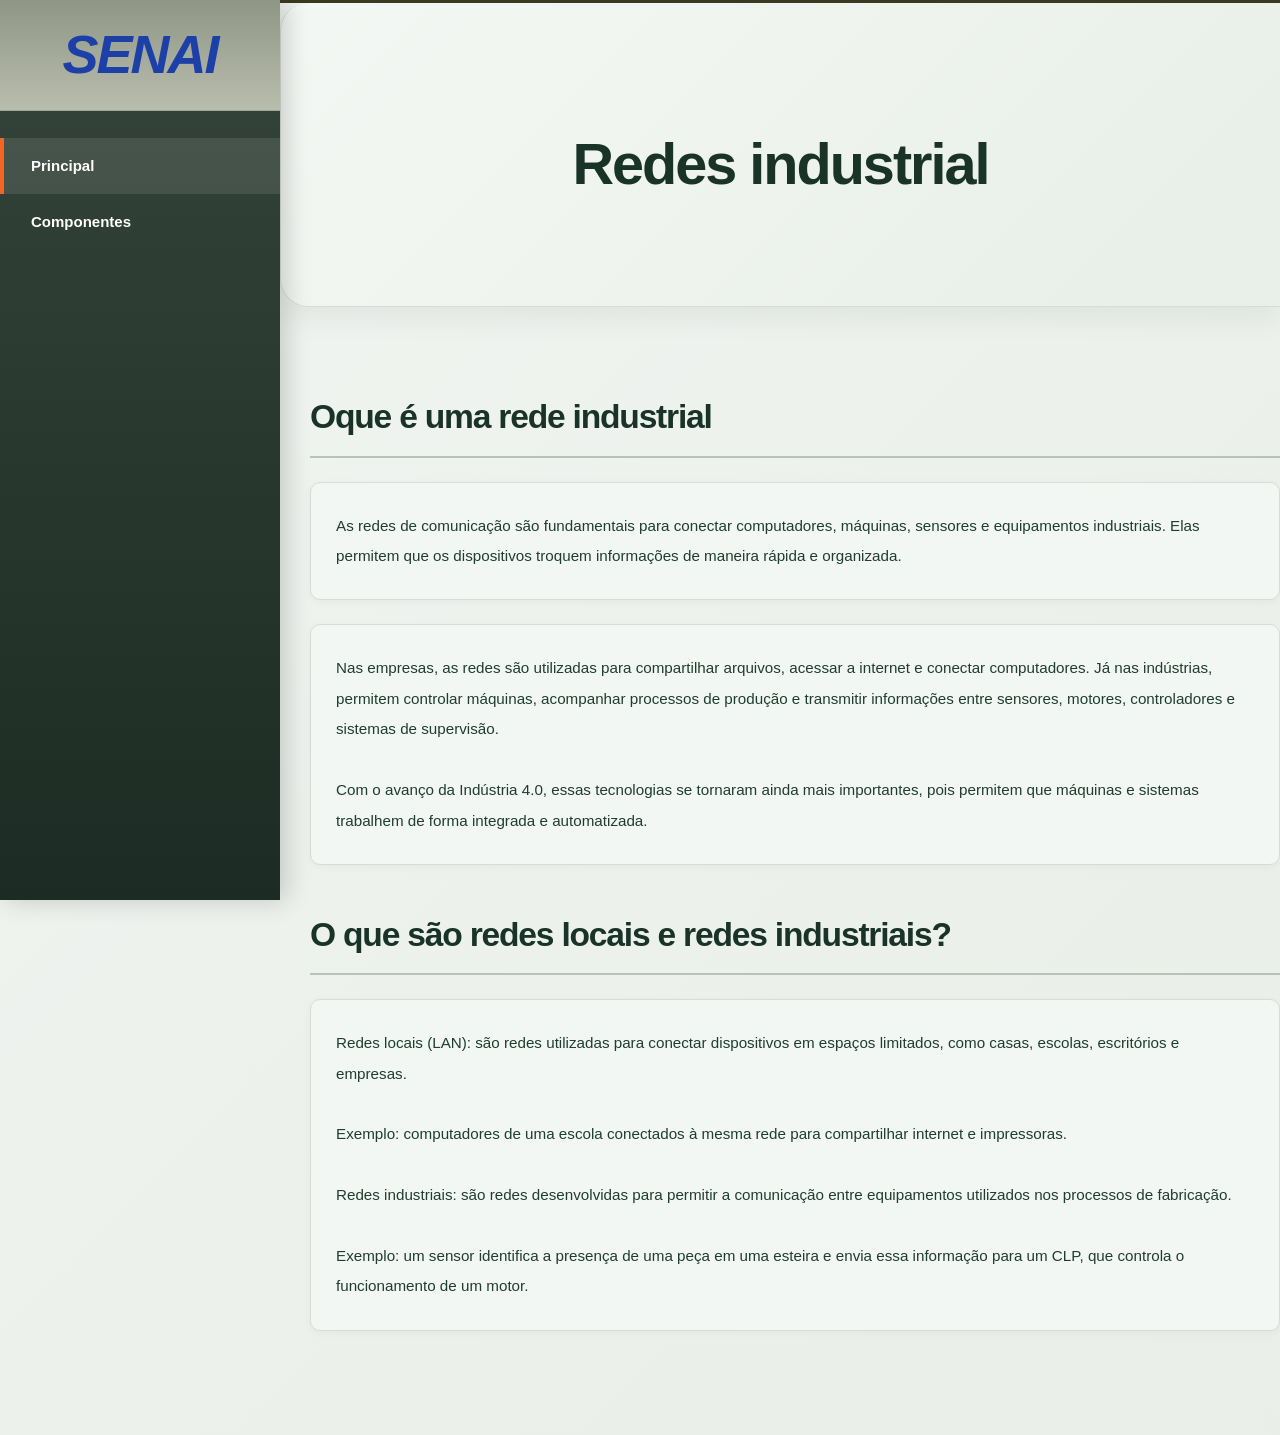
<file: index.html>
<!DOCTYPE html>
<html lang="PT-BR">
<head>
    <meta charset="UTF-8">
    <meta name="viewport" content="width=device-width, initial-scale=1.0">
    <link rel="stylesheet" href="style.css">
    
    <title>Site industrial</title>
</head>
<a href="./index.html">principal</a>
<a href="./componentes.html">componentes</a><br>




<body>
    <h1>Redes industrial</h1>

    <h2>Oque é uma rede industrial</h2> 
    <p>As redes de comunicação são fundamentais para conectar computadores, máquinas, sensores e equipamentos industriais. Elas permitem que os dispositivos troquem informações de maneira rápida e organizada.</p>
    <p>Nas empresas, as redes são utilizadas para compartilhar arquivos, acessar a internet e conectar computadores. Já nas indústrias, permitem controlar máquinas, acompanhar processos de produção e transmitir informações entre sensores, motores, controladores e sistemas de supervisão.

        Com o avanço da Indústria 4.0, essas tecnologias se tornaram ainda mais importantes, pois permitem que máquinas e sistemas trabalhem de forma integrada e automatizada.</p>
        <h1>O que são redes locais e redes industriais?</h1>
        <p>Redes locais (LAN): são redes utilizadas para conectar dispositivos em espaços limitados, como casas, escolas, escritórios e empresas.

            Exemplo: computadores de uma escola conectados à mesma rede para compartilhar internet e impressoras.
            
            Redes industriais: são redes desenvolvidas para permitir a comunicação entre equipamentos utilizados nos processos de fabricação.
            
            Exemplo: um sensor identifica a presença de uma peça em uma esteira e envia essa informação para um CLP, que controla o funcionamento de um motor.</p>
</body>
</html>
</file>
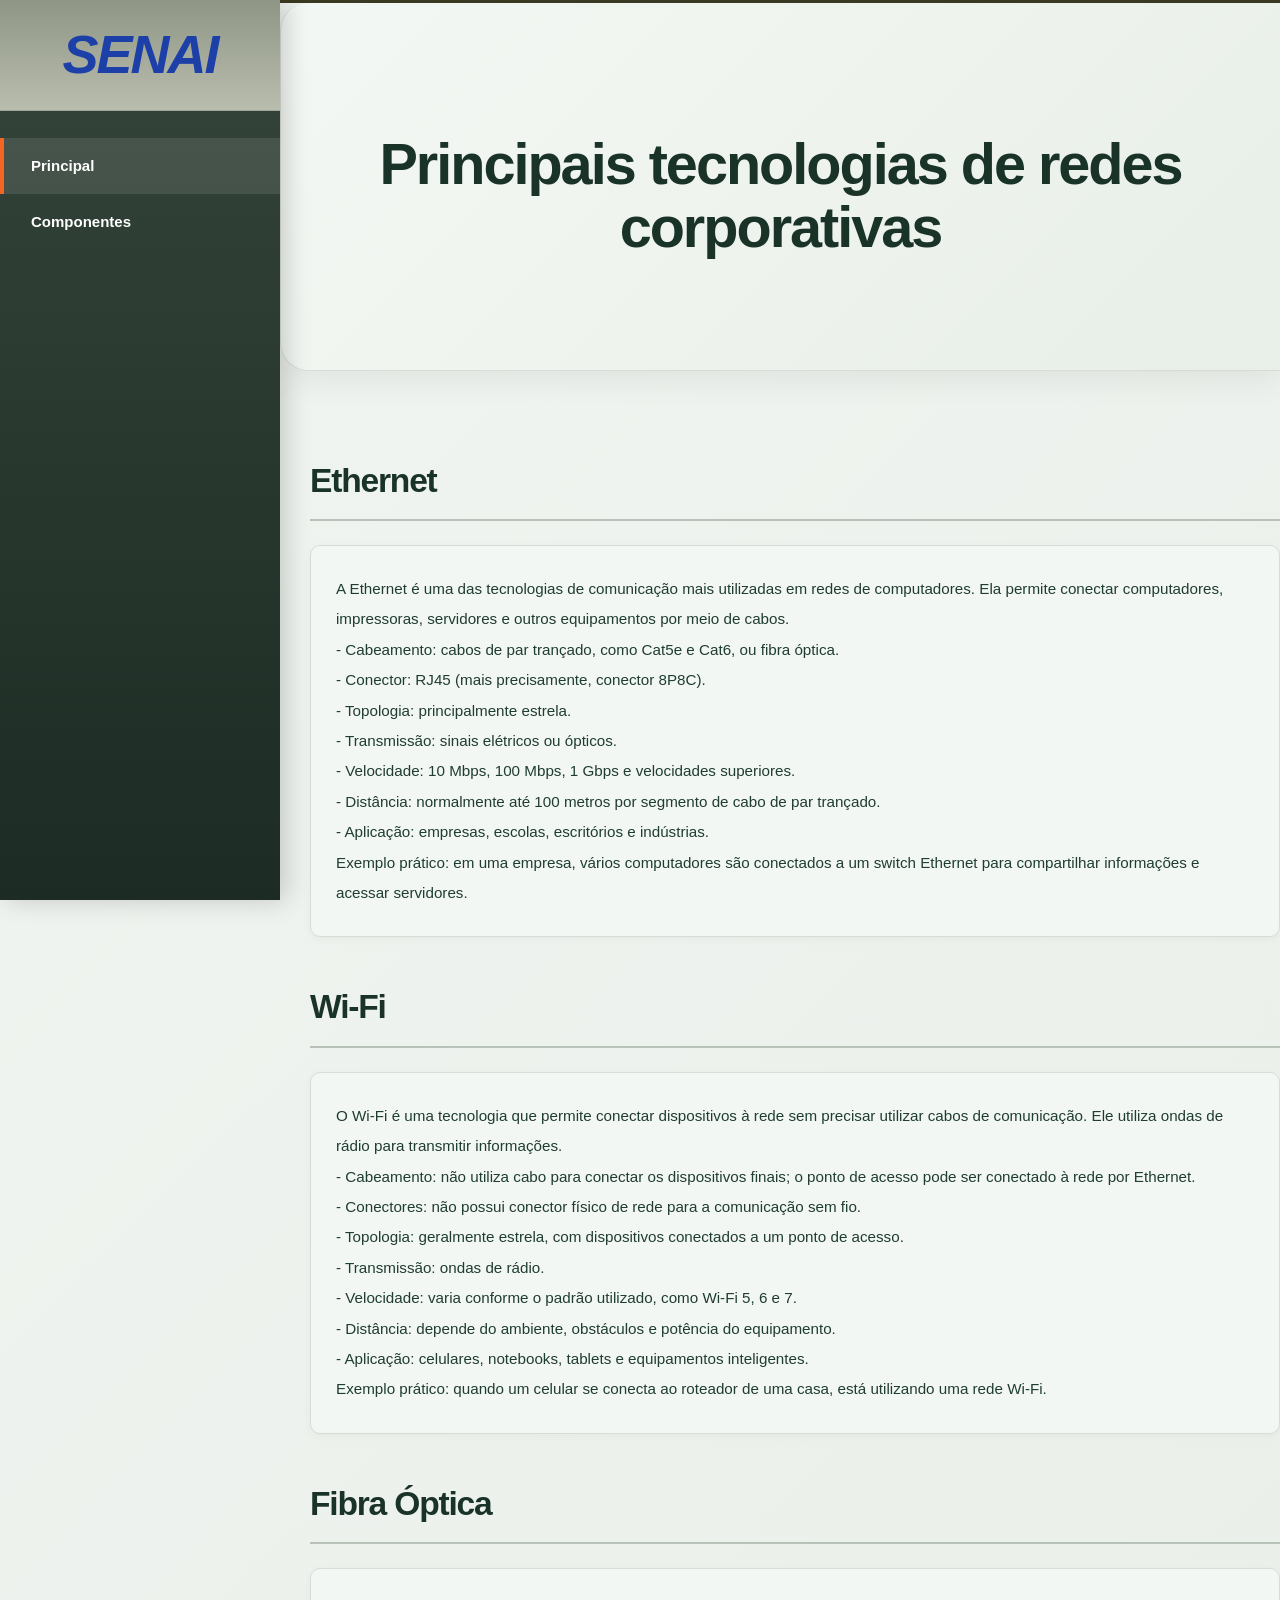
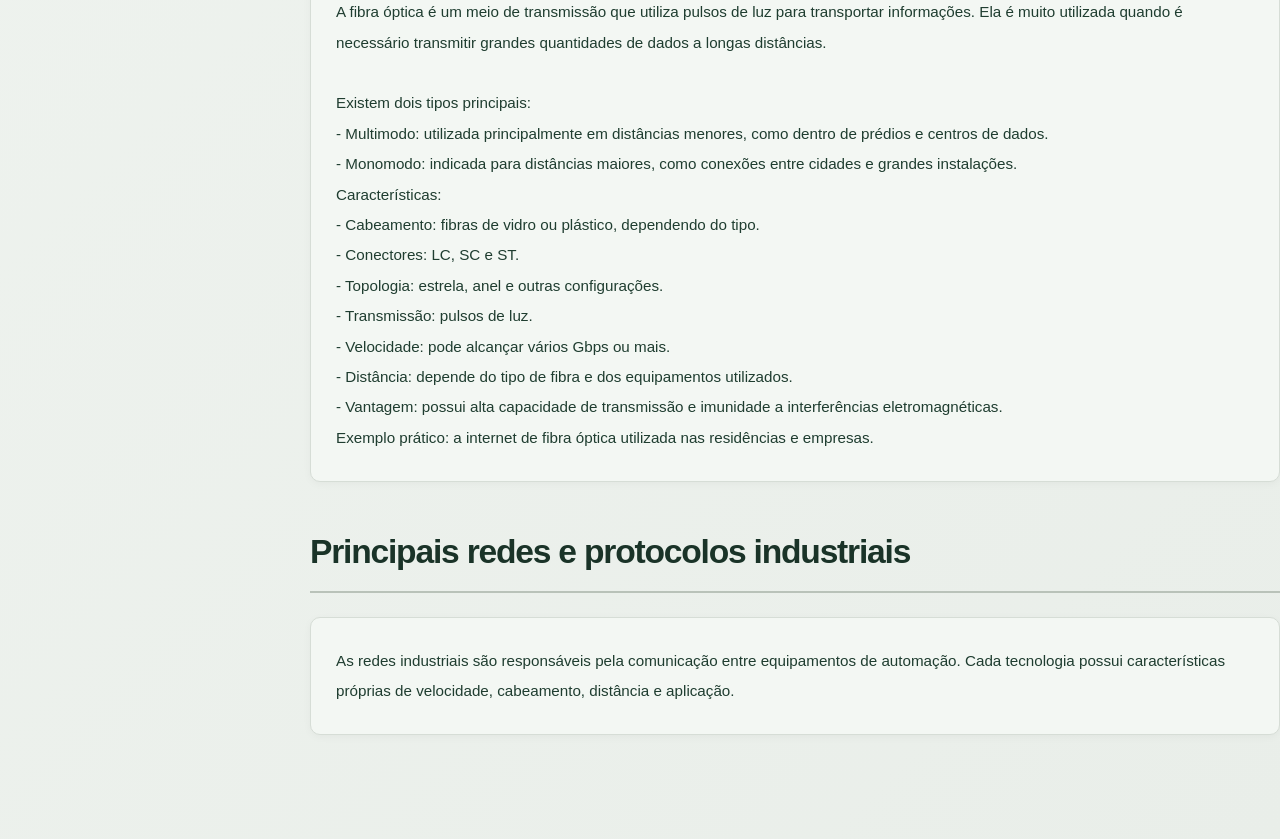
<file: componentes.html>
<!DOCTYPE html>
<html lang="PT-BR">
<head>
    <meta charset="UTF-8">
    <meta name="viewport" content="width=device-width, initial-scale=1.0">
    <link rel="stylesheet" href="style.css">

    <title>Site industrial</title>
</head>

<a href="./index.html">principal</a>
<a href="./componentes.html">componentes</a><br>




<body>
    <h1>Principais tecnologias de redes corporativas</h1>
    

    <h1>Ethernet</h1>
    <p>A Ethernet é uma das tecnologias de comunicação mais utilizadas em redes de computadores. Ela permite conectar computadores, impressoras, servidores e outros equipamentos por meio de cabos.
        - Cabeamento: cabos de par trançado, como Cat5e e Cat6, ou fibra óptica.
        - Conector: RJ45 (mais precisamente, conector 8P8C).
        - Topologia: principalmente estrela.
        - Transmissão: sinais elétricos ou ópticos.
        - Velocidade: 10 Mbps, 100 Mbps, 1 Gbps e velocidades superiores.
        - Distância: normalmente até 100 metros por segmento de cabo de par trançado.
        - Aplicação: empresas, escolas, escritórios e indústrias.
        Exemplo prático: em uma empresa, vários computadores são conectados a um switch Ethernet para compartilhar informações e acessar servidores.</p>
        <h1>Wi-Fi</h1>
        <p>O Wi-Fi é uma tecnologia que permite conectar dispositivos à rede sem precisar utilizar cabos de comunicação. Ele utiliza ondas de rádio para transmitir informações.
            - Cabeamento: não utiliza cabo para conectar os dispositivos finais; o ponto de acesso pode ser conectado à rede por Ethernet.
            - Conectores: não possui conector físico de rede para a comunicação sem fio.
            - Topologia: geralmente estrela, com dispositivos conectados a um ponto de acesso.
            - Transmissão: ondas de rádio.
            - Velocidade: varia conforme o padrão utilizado, como Wi-Fi 5, 6 e 7.
            - Distância: depende do ambiente, obstáculos e potência do equipamento.
            - Aplicação: celulares, notebooks, tablets e equipamentos inteligentes.
            Exemplo prático: quando um celular se conecta ao roteador de uma casa, está utilizando uma rede Wi-Fi.</p>
            <h1>Fibra Óptica</h1>
            <p>A fibra óptica é um meio de transmissão que utiliza pulsos de luz para transportar informações. Ela é muito utilizada quando é necessário transmitir grandes quantidades de dados a longas distâncias.

                Existem dois tipos principais:
                - Multimodo: utilizada principalmente em distâncias menores, como dentro de prédios e centros de dados.
                - Monomodo: indicada para distâncias maiores, como conexões entre cidades e grandes instalações.
                Características:
                - Cabeamento: fibras de vidro ou plástico, dependendo do tipo.
                - Conectores: LC, SC e ST.
                - Topologia: estrela, anel e outras configurações.
                - Transmissão: pulsos de luz.
                - Velocidade: pode alcançar vários Gbps ou mais.
                - Distância: depende do tipo de fibra e dos equipamentos utilizados.
                - Vantagem: possui alta capacidade de transmissão e imunidade a interferências eletromagnéticas.
                Exemplo prático: a internet de fibra óptica utilizada nas residências e empresas.</p>
                <h1>Principais redes e protocolos industriais</h1>
                <p>As redes industriais são responsáveis pela comunicação entre equipamentos de automação. Cada tecnologia possui características próprias de velocidade, cabeamento, distância e aplicação.</p>
                
</body>
</html>
</file>
<file: style.css>
body{
    background-color: aquamarine;
    color: black;
    text-align: left;
    
}

/* ===== Base ===== */
:root {
    --verde-escuro: #1a3328;
    --verde-texto: #1f3d30;
    --verde-menu-topo: #36453b;
    --verde-menu-base: #1c2b23;
    --fundo: #ecf0ec;
    --fundo-card: #f3f7f3;
    --borda: #d6ddd6;
    --texto: #22362c;
    --azul-senai: #1c3fa8;
    --laranja-senai: #f26522;
    --largura-menu: 280px;
}

* {
    box-sizing: border-box;
}

html {
    scroll-behavior: smooth;
}

body {
    margin: 0;
    padding: 0 0 80px var(--largura-menu);
    background: linear-gradient(135deg, #f1f5f1 0%, #e9eee9 100%);
    color: var(--texto);
    font-family: "Segoe UI", Roboto, "Helvetica Neue", Arial, sans-serif;
    line-height: 1.7;
    min-height: 100vh;
    border-top: 3px solid #3b3a22;
}

br {
    display: none;
}

/* ===== Barra lateral (fundo + logo feitos só com CSS) ===== */
body::before {
    content: "";
    position: fixed;
    top: 0;
    left: 0;
    bottom: 0;
    width: var(--largura-menu);
    background: linear-gradient(180deg, var(--verde-menu-topo) 0%, var(--verde-menu-base) 100%);
    box-shadow: 6px 0 24px rgba(0, 0, 0, 0.18);
    z-index: 10;
}

body::after {
    content: "SENAI";
    position: fixed;
    top: 0;
    left: 0;
    width: var(--largura-menu);
    height: 110px;
    display: flex;
    align-items: center;
    justify-content: center;
    background: linear-gradient(180deg, #8f9686 0%, #b9bdad 100%);
    color: var(--azul-senai);
    font-size: 54px;
    font-weight: 900;
    font-style: italic;
    letter-spacing: -2px;
    border-bottom: 1px solid rgba(255, 255, 255, 0.15);
    z-index: 11;
}

/* ===== Links do menu ===== */
body > a {
    position: fixed;
    left: 0;
    width: var(--largura-menu);
    padding: 16px 27px;
    color: #ffffff;
    font-size: 15px;
    font-weight: 600;
    text-decoration: none;
    text-transform: capitalize;
    line-height: 24px;
    border-left: 4px solid transparent;
    transition: background 0.2s, border-color 0.2s;
    z-index: 12;
}

body > a:nth-of-type(1) {
    top: 138px;
}

body > a:nth-of-type(2) {
    top: 194px;
}

body > a:hover,
body > a:focus-visible {
    background: rgba(255, 255, 255, 0.08);
    border-left-color: var(--laranja-senai);
    outline: none;
}

body > a[href="./index.html"] {
    background: rgba(255, 255, 255, 0.1);
    border-left-color: var(--laranja-senai);
}

/* ===== Cabeçalho (primeiro h1) ===== */
h1:first-of-type {
    margin: 0 0 90px;
    padding: 130px 40px 110px;
    text-align: center;
    font-size: clamp(2.4rem, 5vw, 3.6rem);
    font-weight: 800;
    letter-spacing: -2px;
    line-height: 1.1;
    color: var(--verde-escuro);
    background: linear-gradient(135deg, #f4f8f4 0%, #e8eee8 100%);
    border-bottom: 1px solid var(--borda);
    border-left: 1px solid var(--borda);
    border-radius: 28px 0 0 28px;
    box-shadow: 0 12px 30px rgba(0, 0, 0, 0.06);
}

/* ===== Títulos de seção ===== */
h2,
h1:not(:first-of-type) {
    max-width: 1140px;
    margin: 50px 0 24px 30px;
    padding-bottom: 18px;
    font-size: 2.1rem;
    font-weight: 800;
    letter-spacing: -1.2px;
    line-height: 1.2;
    color: var(--verde-escuro);
    border-bottom: 2px solid #b9c2b9;
}

/* ===== Parágrafos em cartão ===== */
p {
    max-width: 1140px;
    margin: 0 0 24px 30px;
    padding: 28px 25px;
    font-size: 0.95rem;
    line-height: 2;
    color: var(--verde-texto);
    background: var(--fundo-card);
    border: 1px solid var(--borda);
    border-radius: 10px;
    box-shadow: 0 2px 8px rgba(0, 0, 0, 0.04);
    white-space: pre-line; /* respeita as quebras de linha do texto sem mexer no HTML */
}

/* ===== Responsivo ===== */
@media (max-width: 800px) {
    body {
        padding: 150px 0 60px;
    }

    body::before,
    body::after {
        width: 100%;
    }

    body::before {
        bottom: auto;
        height: 150px;
    }

    body > a {
        top: 110px !important;
        width: 50%;
        padding: 10px 16px;
        font-size: 14px;
        border-left: 0;
        border-bottom: 3px solid transparent;
    }

    body > a:nth-of-type(2) {
        left: 50%;
    }

    body > a:hover,
    body > a[href="./index.html"] {
        border-left: 0;
        border-bottom-color: var(--laranja-senai);
    }

    h1:first-of-type {
        margin-bottom: 40px;
        padding: 60px 20px;
        border-radius: 0 0 24px 24px;
    }

    h2,
    h1:not(:first-of-type),
    p {
        margin-left: 16px;
        margin-right: 16px;
    }
}
</file>
